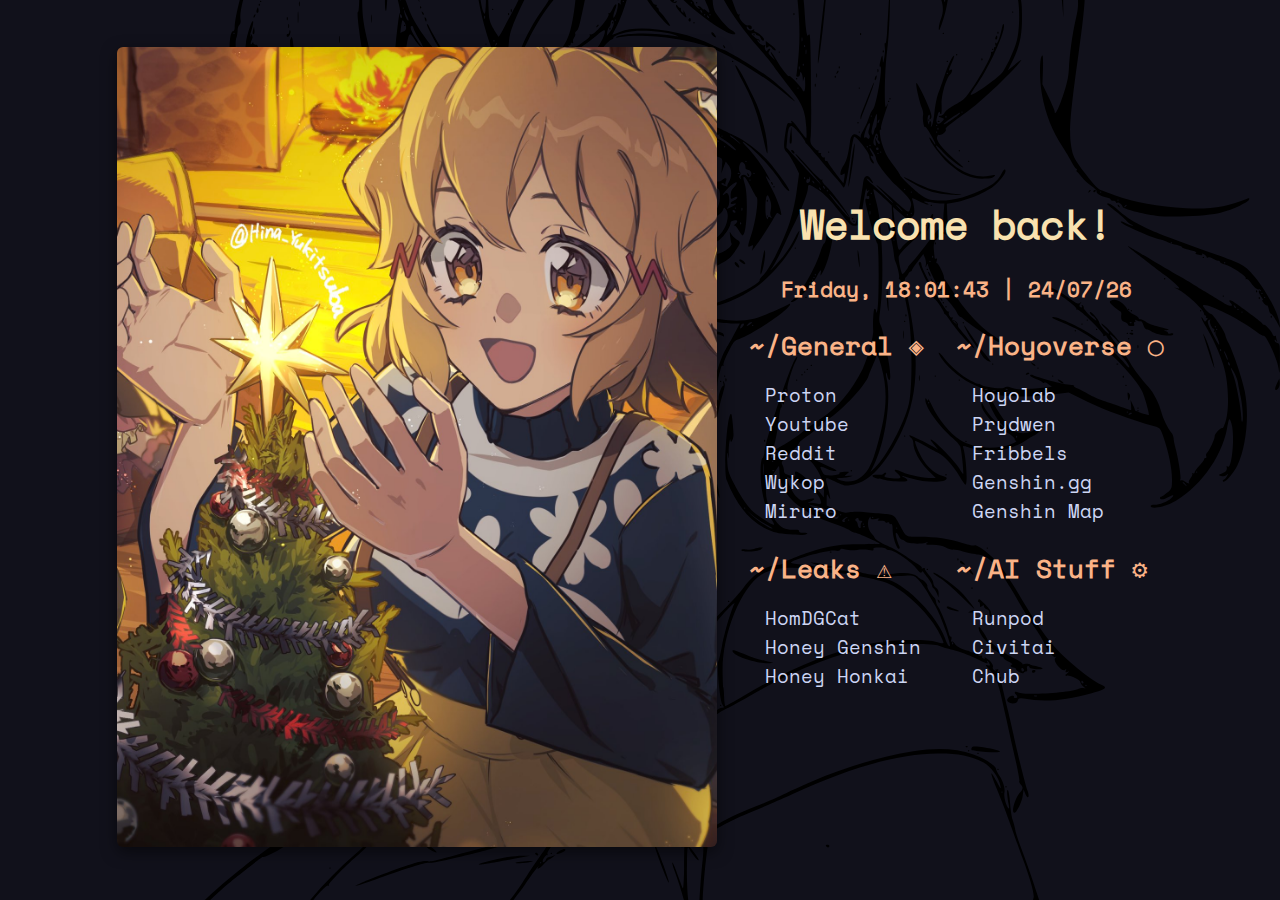
<file: LunaR/index.html>
<!doctype html>
<html lang="en">
  <head>
    <title>~/startpage 🏠</title>
    <meta charset="UTF-8" />
    <meta name="viewport" content="width=device-width, initial-scale=1" />
    <link href="../src/css/style.css" rel="stylesheet" />
  </head>

  <body class="lunar">
    <div id="image" onclick="nextImage(currentIndex),nextBackground(currentIndex)">
      <img id="carouselImage" src="../src/images/cover2.jpg" />
      <script async src="../src/js/theme.js" currentIndex="2"></script>
    </div>
    <div id="text">
      <div id="greeting">Welcome back!</div>
      <div id="date"></div>
      <script async src="../src/js/date.js"></script>
      <div id="links">
        <div class="urls">
          <div class="header">~/General ◈</div>
          <ul>
            <li><a href="https://proton.me/">Proton</a></li>
            <li><a href="https://www.youtube.com/">Youtube</a></li>
            <li><a href="https://reddit.com/">Reddit</a></li>
            <li><a href="https://wykop.pl/">Wykop</a></li>
            <li><a href="https://www.miruro.tv/">Miruro</a></li>
          </ul>
        </div>
        <div class="urls">
          <div class="header">~/Hoyoverse ◯</div>
          <ul>
            <li><a href="https://www.hoyolab.com/home">Hoyolab</a></li>
            <li><a href="https://www.prydwen.gg/">Prydwen</a></li>
            <li><a href="https://fribbels.github.io/hsr-optimizer">Fribbels</a></li>
            <li><a href="https://genshin.gg/">Genshin.gg</a></li>
            <li><a href="https://genshin-impact-map.appsample.com/">Genshin Map</a></li>
          </ul>
        </div>
        <div class="urls">
          <div class="header">~/Leaks ⚠</div>
          <ul>
            <li><a href="https://homdgcat.wiki/">HomDGCat</a></li>
            <li><a href="https://gensh.honeyhunterworld.com/?lang=EN">Honey Genshin</a></li>
            <li><a href="https://starrail.honeyhunterworld.com/?lang=EN">Honey Honkai</a></li>
          </ul>
        </div>
        <div class="urls">
          <div class="header">~/AI Stuff ⚙</div>
          <ul>
            <li><a href="https://www.runpod.io/">Runpod</a></li>
            <li><a href="https://civitai.com/models?tag=character">Civitai</a></li>
            <li><a href="https://www.characterhub.org/?search=&first=30&topics=&excludetopics=&page=1&sort=last_activity_at&venus=false&min_tokens=50&nsfw=true&nsfl=true">Chub</a></li>
          </ul>
        </div>
      </div>
    </div>
  </body>
</html>
</file>
<file: src/css/style.css>
@font-face {
  font-family: "SpaceMono Nerd Font";
  font-display: swap;
  src:
    local("SpaceMono Nerd Font"),
    url(../fonts/SpaceMonoNF.woff2) format("woff2"),
    url(../fonts/SpaceMonoNF.woff) format("woff");
}

:root {
  color-scheme: dark;
}

img {
  transition:
    transform 0.15s ease-in-out,
    opacity 0.2s ease-in-out;
}

html {
  display: flex;
  align-items: center;
  justify-content: center;
  height: 100svh;
  background-color: var(--background-color);
  background-image: url("../bgs/background1.svg");
  background-repeat: no-repeat;
  background-position: right;
  overflow-x: clip;
}

html.loaded {
  transition: background-color 0.2s ease-in-out, background-image 0.2s ease-in-out;
}

body {
  display: flex;
  color: var(--text-color);
  font-family:
    SpaceMono Nerd Font,
    monospace;
  justify-content: center;
  align-items: center;
}

#text,
#image {
  opacity: 0;
  transition: opacity 0.2s ease-in;
}

#text.loaded,
#image.loaded {
  opacity: 1;
}

#text.loaded * {
  transition: color 0.2s ease-in-out;
}

#carouselImage {
  height: 800px;
  aspect-ratio: 3 / 4;
  border-radius: 6px;
  box-shadow: 0px 5px 15px 0px rgba(0, 0, 0, 0.5);
  object-fit: cover;
}

#image {
  margin-right: 1em;
}

#carouselImage:hover {
  transform: scale(1.1);
  cursor: pointer;
}

@media (max-width: 800px) {
  img,
  #image {
    display: none;
    margin: 0;
    padding: 0;
  }
}

#greeting {
  color: var(--accent-color-2);
  font-size: 2.5em;
  font-weight: 900;
  grid-column: 1/-1;
  text-align: center;
  display: grid;
}

#date {
  font-size: 1.3em;
  font-weight: 600;
  color: var(--accent-color);
  display: grid;
  grid-column: 1/-1;
  text-align: center;
  margin: 1em 0;
}

.header {
  color: var(--accent-color);
  font-size: 1.6em;
  font-weight: 600;
}

#links {
  display: grid;
  grid-row-gap: 0.5em;
  grid-template-columns: repeat(2, 1fr);
}

ul {
  list-style-type: none;
  padding-left: 1em;
  margin-left: 0;
}

a {
  color: var(--text-color);
  font-size: 1.2em;
  text-decoration: none;
}

a:hover {
  color: var(--hover-color);
  font-style: italic;
}

.fazzi .urls:nth-child(even) {
  padding-left: 1.5em;
}

#image {
  padding-right: 1em;
}
</file>
